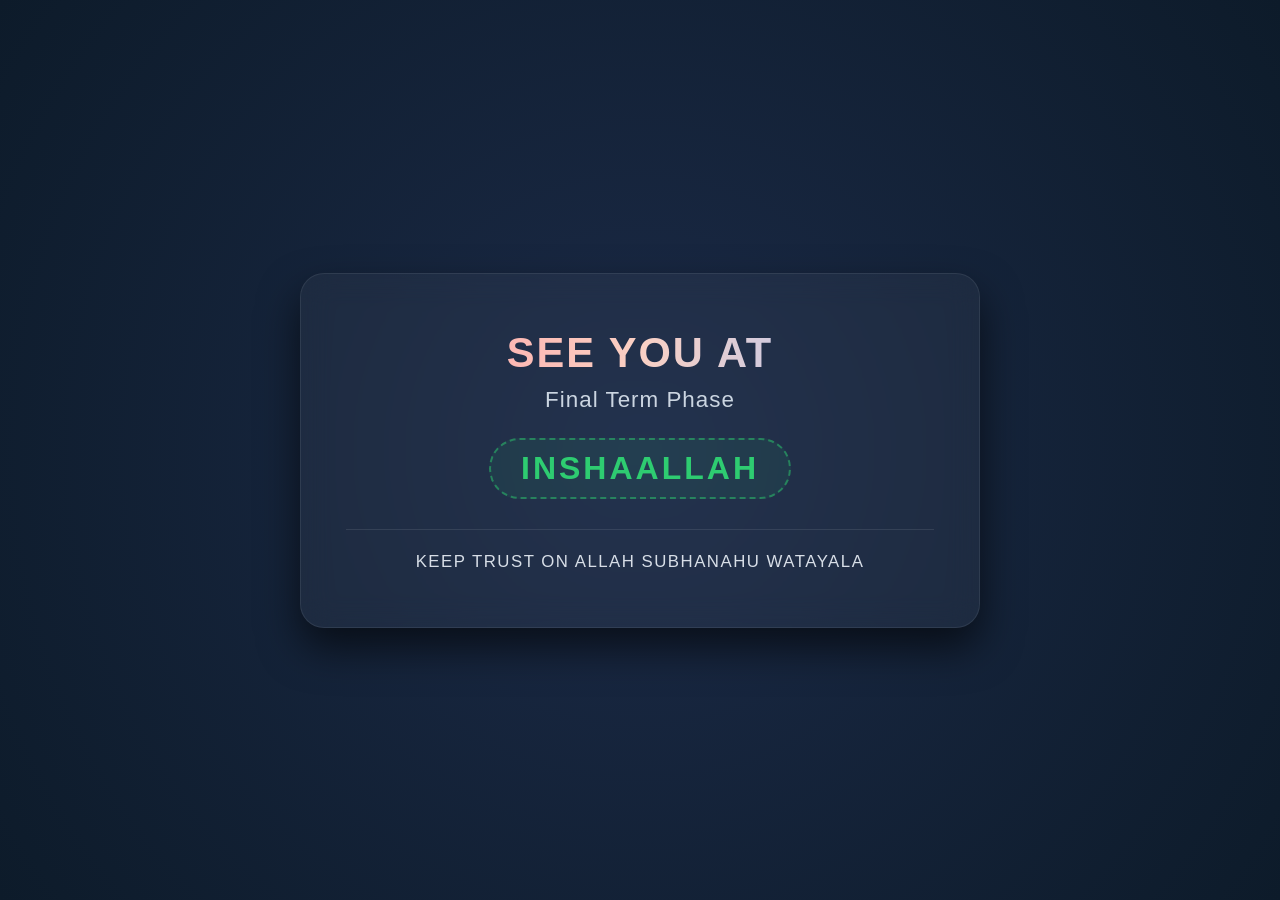
<file: Final/index.html>
<!DOCTYPE html>
<html lang="en">
<head>
    <meta charset="UTF-8">
    <meta name="viewport" content="width=device-width, initial-scale=1.0">
    <title>Final Term Phase</title>
    <style>
        * {
            margin: 0;
            padding: 0;
            box-sizing: border-box;
        }

        body {
            height: 100vh;
            display: flex;
            justify-content: center;
            align-items: center;
            background: radial-gradient(circle at center, #1b2a47 0%, #0d1b2a 100%);
            font-family: 'Segoe UI', Tahoma, Geneva, Verdana, sans-serif;
            overflow: hidden;
            color: #ffffff;
        }

        .card {
            text-align: center;
            padding: 55px 45px;
            background: rgba(255, 255, 255, 0.04);
            backdrop-filter: blur(15px);
            border: 1px solid rgba(255, 255, 255, 0.08);
            border-radius: 24px;
            box-shadow: 0 20px 40px rgba(0, 0, 0, 0.6);
            animation: float 4s ease-in-out infinite;
            max-width: 680px;
            width: 90%;
        }

        h1 {
            font-size: 2.6rem;
            font-weight: 700;
            letter-spacing: 2px;
            margin-bottom: 10px;
            text-transform: uppercase;
            background: linear-gradient(90deg, #ff9a9e, #fad0c4, #a1c4fd);
            -webkit-background-clip: text;
            -webkit-text-fill-color: transparent;
        }

        .phase-text {
            font-size: 1.4rem;
            color: #cbd5e1;
            margin-bottom: 25px;
            font-weight: 350;
            letter-spacing: 1px;
        }

        .inshallah {
            display: inline-block;
            font-size: 2rem;
            font-weight: bold;
            color: #2ecc71;
            letter-spacing: 3px;
            padding: 10px 30px;
            border: 2px dashed rgba(46, 204, 113, 0.5);
            border-radius: 50px;
            background: rgba(46, 204, 113, 0.08);
            animation: pulse 2s infinite;
            margin-bottom: 30px;
        }

        .trust-text {
            font-size: 1.05rem;
            color: #e2e8f0;
            letter-spacing: 1.5px;
            text-transform: uppercase;
            font-weight: 500;
            border-top: 1px solid rgba(255, 255, 255, 0.1);
            padding-top: 22px;
            opacity: 0.95;
        }

        @keyframes float {
            0%, 100% {
                transform: translateY(0);
            }
            50% {
                transform: translateY(-8px);
            }
        }

        @keyframes pulse {
            0% {
                transform: scale(1);
                box-shadow: 0 0 0 0 rgba(46, 204, 113, 0.3);
            }
            70% {
                transform: scale(1.04);
                box-shadow: 0 0 0 12px rgba(46, 204, 113, 0);
            }
            100% {
                transform: scale(1);
                box-shadow: 0 0 0 0 rgba(46, 204, 113, 0);
            }
        }
    </style>
</head>
<body>

    <div class="card">
        <h1>See You At</h1>
        <div class="phase-text">Final Term Phase</div>
        <div class="inshallah">INSHAALLAH</div>
        <div class="trust-text">Keep Trust On Allah Subhanahu Watayala</div>
    </div>

</body>
</html>
</file>
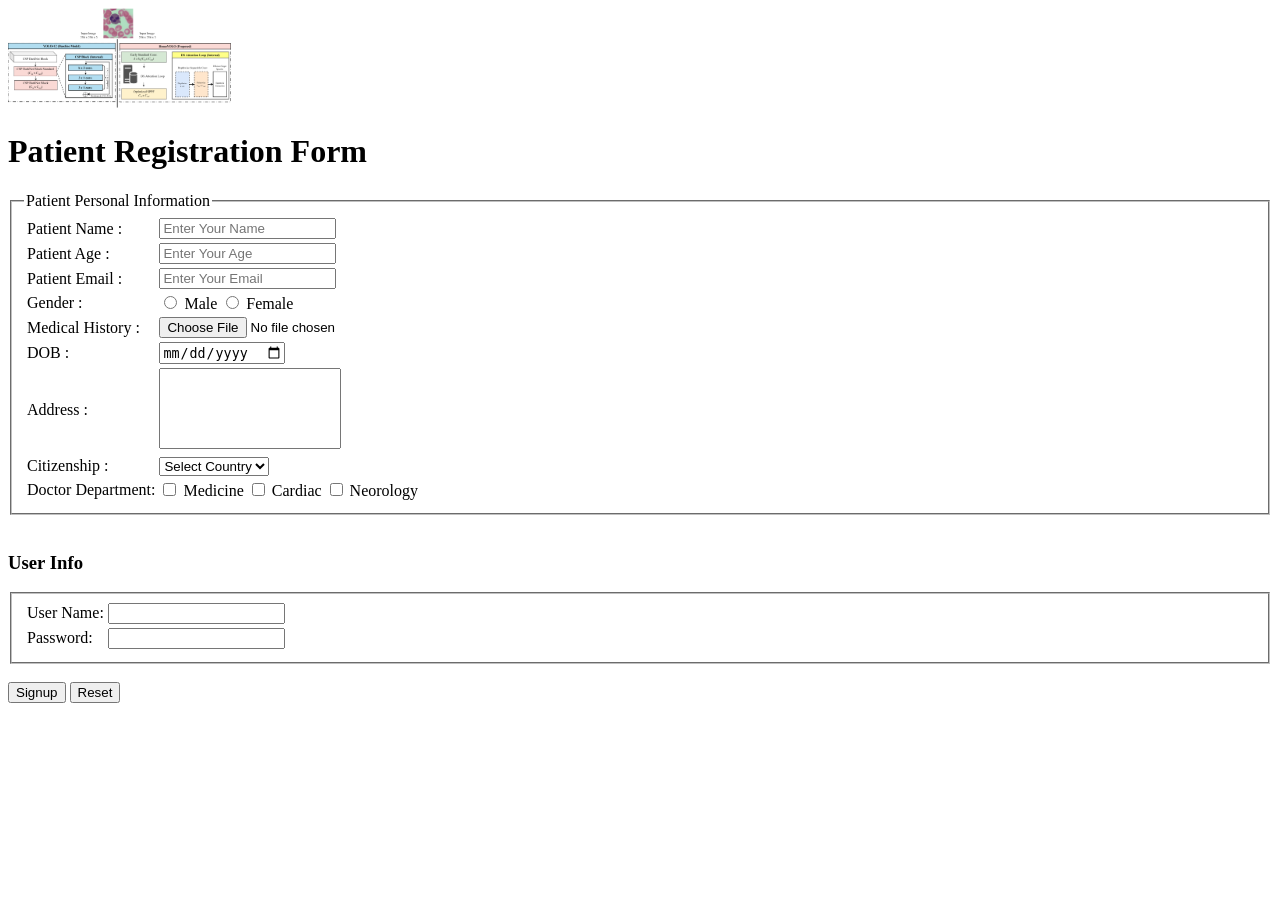
<file: MID/FACULTY/Theory1(HTML)/Registration.html>
<!DOCTYPE html>
<html lang="en-US">
    <head>
        <meta charset="UTF-8">
        <title> Patient Registration Form </title>
    </head>
    <body>
        <img src="Yolo21.png" height="100px" > 
        <h1> Patient Registration Form </h1>
        <form>
            <fieldset>
                <legend> Patient Personal Information </legend>
               <table>
                <tr>
                    <td> <label for="PatientName"> Patient Name :  </label> </td>
                    <td> <input type="text" name="PatientName" id="PatientName" for="PatientName" placeholder="Enter Your Name" required> </td>
                </tr>
                <tr>
                    <td>  <label for="PatientAge"> Patient Age : </label> </td>
                    <td> <input type="number" name="PatientAge" id="PatientAge" for="PatientAge" placeholder="Enter Your Age "> </td>
                </tr>

                <tr>
                    <td>  <label for="PatientEmail"> Patient Email : </label> </td>
                    <td> <input type="email" name="PatientEmail" id="PatientEmail" for="PatientEmail" placeholder="Enter Your Email "> </td>
                </tr>

                <tr>
                    <td> <label for="PatientGender"> Gender : </label>
                        <td> 
                        <input type="radio" name="gender" id="Male" for="Gender"> Male
                        <input type="radio" name="gender" id="Female" for="Gender"> Female </td>
                </tr>

                <tr> 
                    <td> <label for="PatientDoc"> Medical History : </label></td>
                    <td> <input type ="file" name ="file" id="medicaldoc" for="medicaldoc"> </td>
                </tr>

                <tr> 
                    <td> <label for="DOB"> DOB : </label></td>
                    <td> <input type ="date" name ="DOB" id="DOB" for="DOB"> </td>
                </tr>

                <tr> 
                    <td> <label for="Address"> Address : </label></td>
                    <td> 
                        <textarea id="Address" for="Address" cols="20" rows="5" style="resize: none;"> </textarea>
                    </td>
                </tr>

                <tr>
                    <td><label for="Citizen"> Citizenship : </label> </td>
                    <td>
                    <select>
                        <option id="blank"> Select Country </option>
                        <option id="BD"> Bangladesh </option>
                        <option id="USA"> USA </option>
                        <option id ="UK"> UK </option>
                        <option id="AUS"> Australia </option>
                        <option id="JP"> Japan </option>
                    </select>
                    </td>

                    <tr>
                        <td> <label for="Dept"> Doctor Department: </label></td>
                        <td> <input type="checkbox" id="DeptMedicine" for="dept" name="dept"> Medicine 
                        <input type="checkbox" id="DeptCardiac" for="dept" name="dept"> Cardiac
                        <input type="checkbox" id="DeptNeoro" for="dept" name="dept"> Neorology
                        </td>
                    </tr>
                </tr>
               </table>
            </fieldset>
 <br>
 <h3> User Info</h3>
<fieldset>
   
    <!-- <legend> User Info </legend> -->
    <table>
        <tr>
            <td> <label for="username"> User Name: </label> </td>
            <td> <input type="text" id="username" for="username"> </td>
        </tr>
        <tr>
            <td> <label for="Password"> Password: </label></td>
            <td> <input type="password" id="password" for="password"></td>

        </tr>
    </table>
</fieldset>
<br>

<input type="submit" id="submit" for="submit" value="Signup">
<input type="reset" id="reset" for="reset">
        </form>
    </body>
</html>
</file>
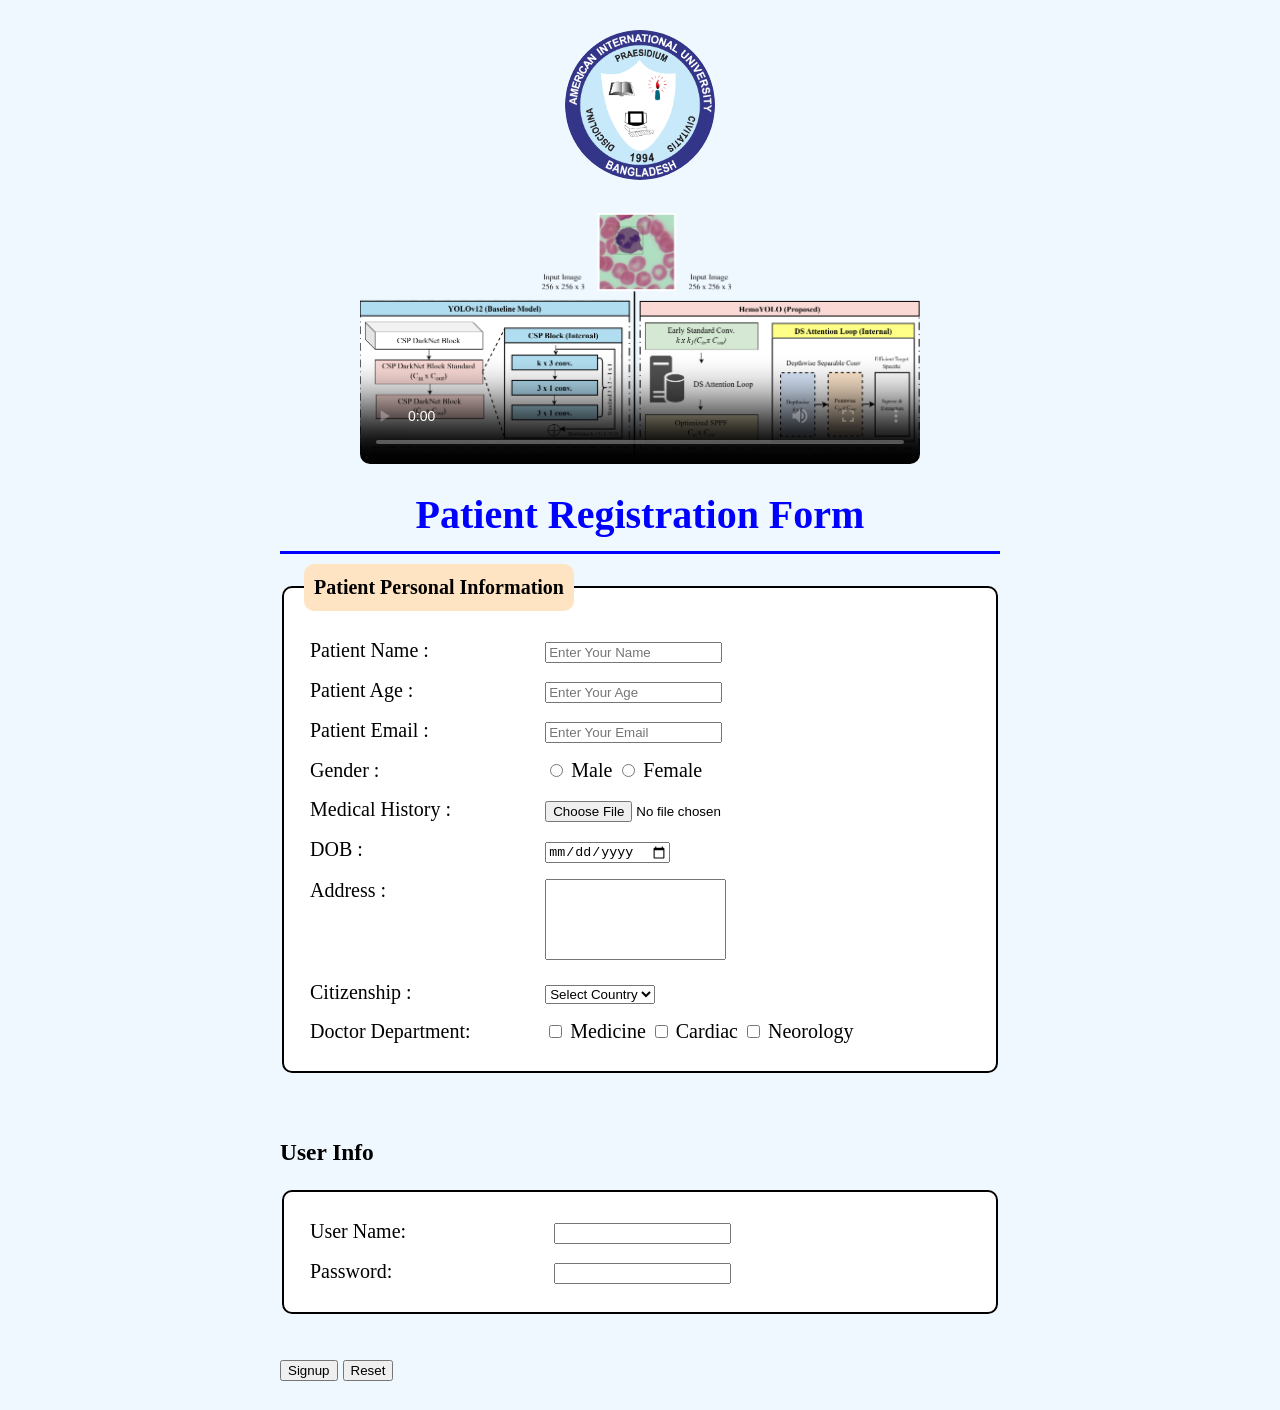
<file: MID/FACULTY/LAB2(HTML,CSS)/Page/Registration.html>
<!DOCTYPE html>
<html lang="en-US">
    <head>
        <meta charset="UTF-8">
        <link rel="stylesheet" href="../Design/Style.css">
        <title> Patient Registration Form </title>
    </head>
    <body>
        <img src="logo.png" id="logo" > 
        <br>
        <video width="400" height="225" controls poster="Yolo21.png">
            <source src="AIUB Virtual Tour _ 2021.mp4" type="mp4">
            <source src="AIUB Virtual Tour _ 2021.mp4" type="video/webm">
        </video>


        <h1> Patient Registration Form </h1>
        <form>
            <fieldset>
                <legend> Patient Personal Information </legend>
               <table>
                <tr>
                    <td> <label for="PatientName"> Patient Name :  </label> </td>
                    <td> <input type="text" name="PatientName" id="PatientName" for="PatientName" placeholder="Enter Your Name" required> </td>
                </tr>
                <tr>
                    <td>  <label for="PatientAge"> Patient Age : </label> </td>
                    <td> <input type="number" name="PatientAge" id="PatientAge" for="PatientAge" placeholder="Enter Your Age "> </td>
                </tr>

                <tr>
                    <td>  <label for="PatientEmail"> Patient Email : </label> </td>
                    <td> <input type="email" name="PatientEmail" id="PatientEmail" for="PatientEmail" placeholder="Enter Your Email "> </td>
                </tr>

                <tr>
                    <td> <label for="PatientGender"> Gender : </label>
                        <td> 
                        <input type="radio" name="gender" id="Male" for="Gender"> Male
                        <input type="radio" name="gender" id="Female" for="Gender"> Female </td>
                </tr>

                <tr> 
                    <td> <label for="PatientDoc"> Medical History : </label></td>
                    <td> <input type ="file" name ="file" id="medicaldoc" for="medicaldoc"> </td>
                </tr>

                <tr> 
                    <td> <label for="DOB"> DOB : </label></td>
                    <td> <input type ="date" name ="DOB" id="DOB" for="DOB"> </td>
                </tr>

                <tr> 
                    <td> <label for="Address"> Address : </label></td>
                    <td> 
                        <textarea id="Address" for="Address" cols="20" rows="5" style="resize: none;"> </textarea>
                    </td>
                </tr>

                <tr>
                    <td><label for="Citizen"> Citizenship : </label> </td>
                    <td>
                    <select>
                        <option id="blank"> Select Country </option>
                        <option id="BD"> Bangladesh </option>
                        <option id="USA"> USA </option>
                        <option id ="UK"> UK </option>
                        <option id="AUS"> Australia </option>
                        <option id="JP"> Japan </option>
                    </select>
                    </td>

                    <tr>
                        <td> <label for="Dept"> Doctor Department: </label></td>
                        <td> <input type="checkbox" id="DeptMedicine" for="dept" name="dept"> Medicine 
                        <input type="checkbox" id="DeptCardiac" for="dept" name="dept"> Cardiac
                        <input type="checkbox" id="DeptNeoro" for="dept" name="dept"> Neorology
                        </td>
                    </tr>
                </tr>
               </table>
            </fieldset>
 <br>
 <h3> User Info</h3>
<fieldset>
   
    <!-- <legend> User Info </legend> -->
    <table>
        <tr>
            <td> <label for="username"> User Name: </label> </td>
            <td> <input type="text" id="username" for="username"> </td>
        </tr>
        <tr>
            <td> <label for="Password"> Password: </label></td>
            <td> <input type="password" id="password" for="password"></td>

        </tr>
    </table>
</fieldset>
<br>

<input type="submit" id="submit" for="submit" value="Signup">
<input type="reset" id="reset" for="reset">
        </form>
    </body>
</html>
</file>
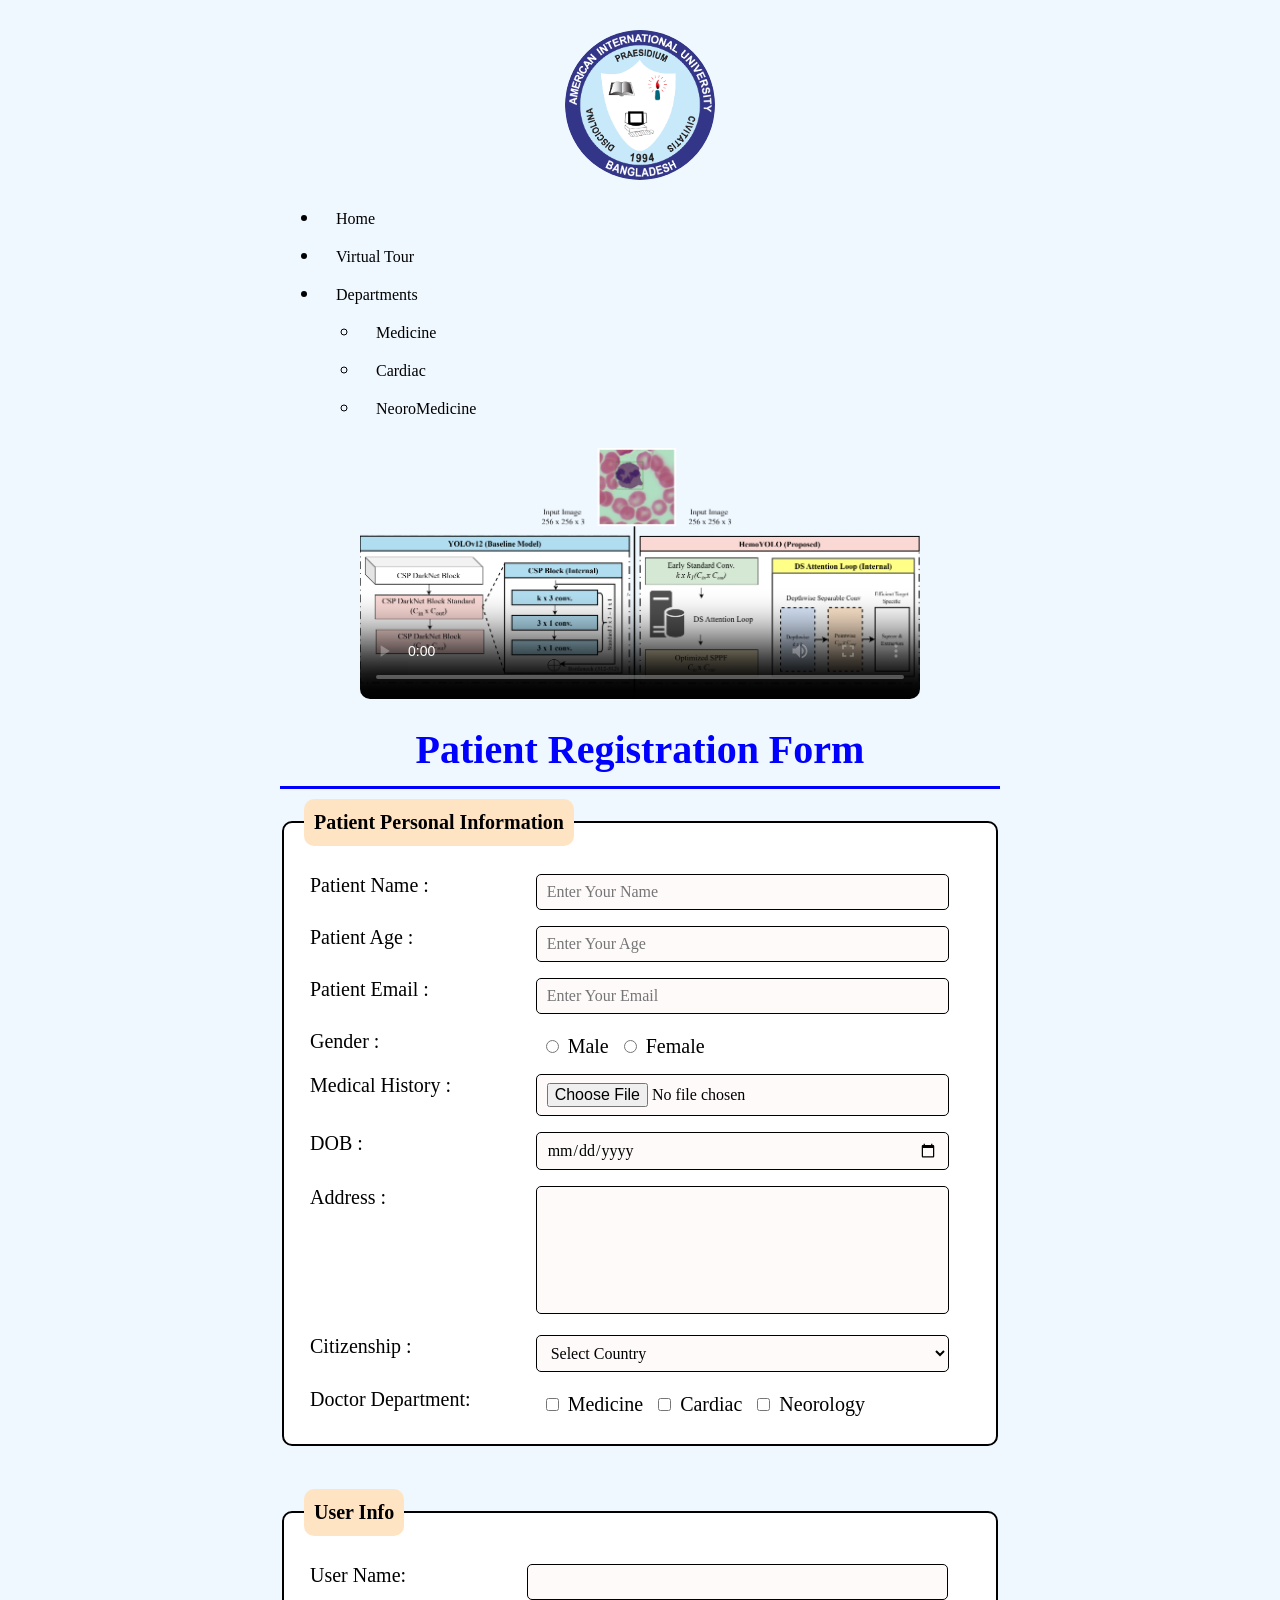
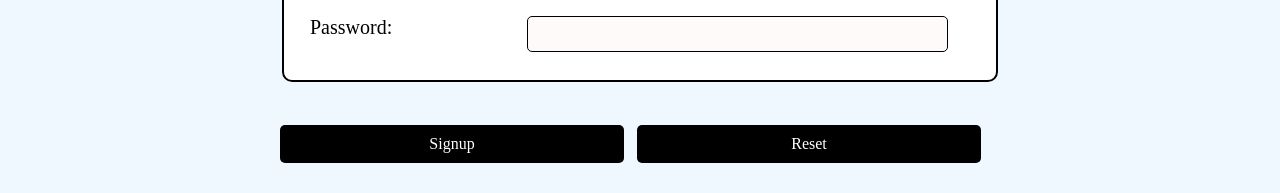
<file: MID/FACULTY/Lab3(HTML,CSS)/Page/Registration.html>
<!DOCTYPE html>
<html lang="en-US">
    <head>
        <meta charset="UTF-8">
        <meta name="viewport" content="width=device-width, inital-scale= 1.0">
        <link rel="stylesheet" href="../Design/Style.css">
        <title> Patient Registration Form </title>
    </head>
    <body id="top">
        <nav class="navbar">
        <img src="logo.png" id="logo" > 
        <ul class="menu">
            <li> <a href="https://www.aiub.edu"> Home </a> </li>
            <li> <a href="#tour"> Virtual Tour </a> </li>
            <li class="dropdown">
               
                    <a href="#Department"> Departments</a>
                    <ul class="submenu">
                        <li> <a href="#Medicine"> Medicine  </a> </li>
                        <li> <a href="#Cardiac"> Cardiac  </a> </li>
                        <li> <a href="#NeoroMedicine"> NeoroMedicine  </a> </li>
                    </ul>                
            </li>
        </ul>
        

        <video width="400" height="225" controls poster="Yolo21.png">
            <source src="AIUB Virtual Tour _ 2021.mp4" type="mp4">
            <source src="AIUB Virtual Tour _ 2021.mp4" type="video/webm">
        </video>

        </nav>

        <h1> Patient Registration Form </h1>
        
        <form>
            <fieldset>
                <legend> Patient Personal Information </legend>
               <table>
                <tr>
                    <td> <label for="PatientName"> Patient Name :  </label> </td>
                    <td> <input type="text" name="PatientName" id="PatientName" for="PatientName" placeholder="Enter Your Name" required> </td>
                </tr>
                <tr>
                    <td>  <label for="PatientAge"> Patient Age : </label> </td>
                    <td> <input type="number" name="PatientAge" id="PatientAge" for="PatientAge" placeholder="Enter Your Age "> </td>
                </tr>

                <tr>
                    <td>  <label for="PatientEmail"> Patient Email : </label> </td>
                    <td> <input type="email" name="PatientEmail" id="PatientEmail" for="PatientEmail" placeholder="Enter Your Email "> </td>
                </tr>

                <tr>
                    <td> <label for="PatientGender"> Gender : </label>
                        <td> 
                        <input type="radio" name="gender" id="Male" for="Gender"> Male
                        <input type="radio" name="gender" id="Female" for="Gender"> Female </td>
                </tr>

                <tr> 
                    <td> <label for="PatientDoc"> Medical History : </label></td>
                    <td> <input type ="file" name ="file" id="medicaldoc" for="medicaldoc"> </td>
                </tr>

                <tr> 
                    <td> <label for="DOB"> DOB : </label></td>
                    <td> <input type ="date" name ="DOB" id="DOB" for="DOB"> </td>
                </tr>

                <tr> 
                    <td> <label for="Address"> Address : </label></td>
                    <td> 
                        <textarea id="Address" for="Address"  style="resize: none;"> </textarea>
                    </td>
                </tr>

                <tr>
                    <td><label for="Citizen"> Citizenship : </label> </td>
                    <td>
                    <select>
                        <option id="blank"> Select Country </option>
                        <option id="BD"> Bangladesh </option>
                        <option id="USA"> USA </option>
                        <option id ="UK"> UK </option>
                        <option id="AUS"> Australia </option>
                        <option id="JP"> Japan </option>
                    </select>
                    </td>

                    <tr>
                        <td> <label for="Dept"> Doctor Department: </label></td>
                        <td> <input type="checkbox" id="DeptMedicine" for="dept" name="dept"> Medicine 
                        <input type="checkbox" id="DeptCardiac" for="dept" name="dept"> Cardiac
                        <input type="checkbox" id="DeptNeoro" for="dept" name="dept"> Neorology
                        </td>
                    </tr>
                </tr>
               </table>
            </fieldset>
 <br>

<fieldset>
   
    <legend> User Info </legend>
    <table>
        <tr>
            <td> <label for="username"> User Name: </label> </td>
            <td> <input type="text" id="username" for="username"> </td>
        </tr>
        <tr>
            <td> <label for="Password"> Password: </label></td>
            <td> <input type="password" id="password" for="password"></td>

        </tr>
    </table>
</fieldset>
<br>

<input type="submit" id="submit" for="submit" value="Signup">
<input type="reset" id="reset" for="reset">
        </form>
    </body>
</html>
</file>
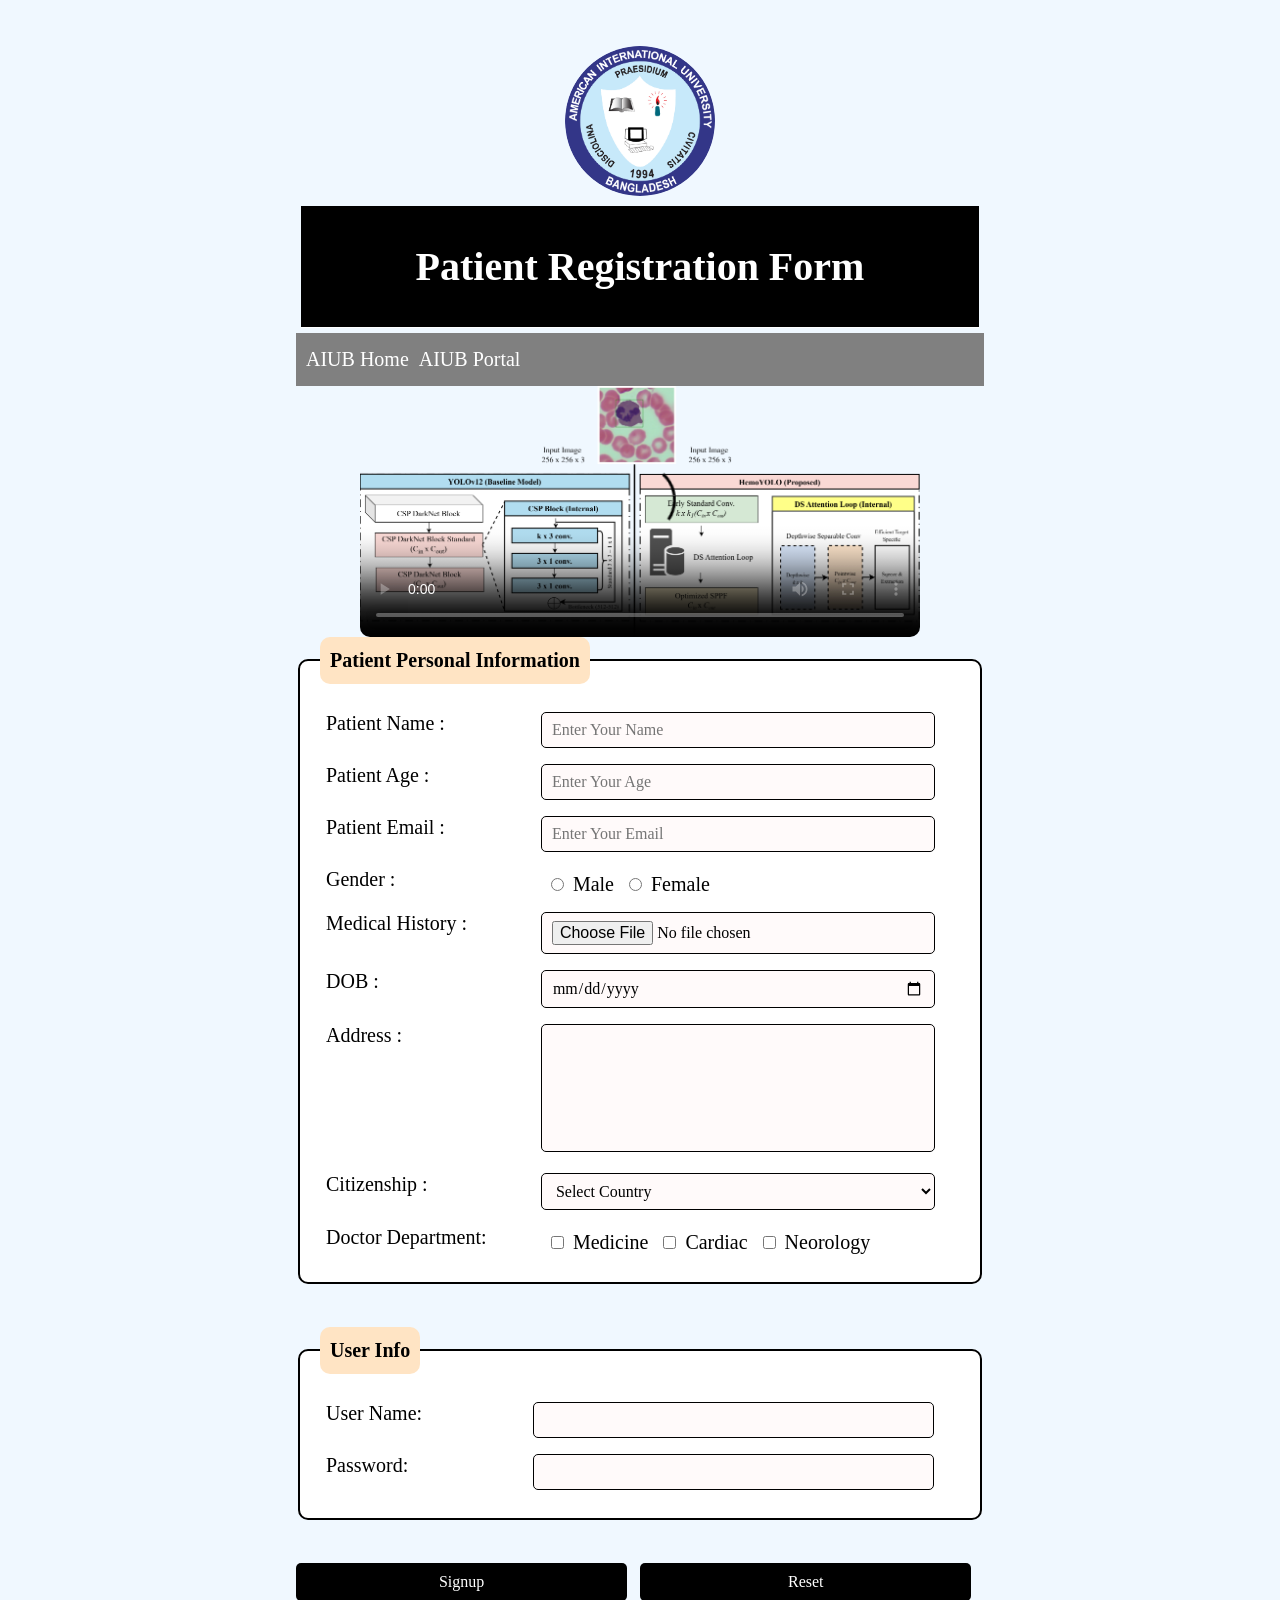
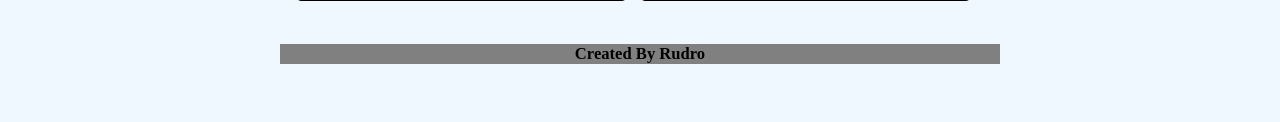
<file: MID/FACULTY/Theory2(HTML,CSS)/Page/Registration.html>
<!DOCTYPE html>
<html lang="en-US">
    <head>
        <meta charset="UTF-8">
        <meta name="viewport" content="width=device-width, inital-scale= 1.0">
        <link rel="stylesheet" href="../Design/Style.css">
        <script src="../JS/script.js"> </script>
        <title> Patient Registration Form </title>
    </head>
     <div class="container"> 
    <body>
       
        <img src="logo.png" id="logo" > 
     
         <div class="header"> 
        <h1> Patient Registration Form </h1>
       </div>

       <div class="topnav">
        <a href="https://aiub.edu/"> AIUB Home </a>
        <a href="https://portal.aiub.edu/"> AIUB Portal </a>
       </div>


        <video width="400" height="225" controls poster="Yolo21.png">
            <source src="AIUB Virtual Tour _ 2021.mp4" type="mp4">
            <source src="AIUB Virtual Tour _ 2021.mp4" type="video/webm">
        </video>

      

        
       

        
        <form>
            <fieldset>
                <legend> Patient Personal Information </legend>
               <table>
                <tr>
                    <td> <label for="PatientName"> Patient Name :  </label> </td>
                    <td> <input type="text" name="PatientName" id="PatientName" for="PatientName" placeholder="Enter Your Name" required> </td>
                </tr>
                <tr>
                    <td>  <label for="PatientAge"> Patient Age : </label> </td>
                    <td> <input type="number" name="PatientAge" id="PatientAge" for="PatientAge" placeholder="Enter Your Age "> </td>
                </tr>

                <tr>
                    <td>  <label for="PatientEmail"> Patient Email : </label> </td>
                    <td> <input type="email" name="PatientEmail" id="PatientEmail" for="PatientEmail" placeholder="Enter Your Email "> </td>
                </tr>

                <tr>
                    <td> <label for="PatientGender"> Gender : </label>
                        <td> 
                        <input type="radio" name="gender" id="Male" for="Gender"> Male
                        <input type="radio" name="gender" id="Female" for="Gender"> Female </td>
                </tr>

                <tr> 
                    <td> <label for="PatientDoc"> Medical History : </label></td>
                    <td> <input type ="file" name ="file" id="medicaldoc" for="medicaldoc"> </td>
                </tr>

                <tr> 
                    <td> <label for="DOB"> DOB : </label></td>
                    <td> <input type ="date" name ="DOB" id="DOB" for="DOB"> </td>
                </tr>

                <tr> 
                    <td> <label for="Address"> Address : </label></td>
                    <td> 
                        <textarea id="Address" for="Address"  style="resize: none;"> </textarea>
                    </td>
                </tr>

                <tr>
                    <td><label for="Citizen"> Citizenship : </label> </td>
                    <td>
                    <select>
                        <option id="blank"> Select Country </option>
                        <option id="BD"> Bangladesh </option>
                        <option id="USA"> USA </option>
                        <option id ="UK"> UK </option>
                        <option id="AUS"> Australia </option>
                        <option id="JP"> Japan </option>
                    </select>
                    </td>

                    <tr>
                        <td> <label for="Dept"> Doctor Department: </label></td>
                        <td> <input type="checkbox" id="DeptMedicine" for="dept" name="dept"> Medicine 
                        <input type="checkbox" id="DeptCardiac" for="dept" name="dept"> Cardiac
                        <input type="checkbox" id="DeptNeoro" for="dept" name="dept"> Neorology
                        </td>
                    </tr>
                </tr>
               </table>
            </fieldset>
 <br>

<fieldset>
   
    <legend> User Info </legend>
    <table>
        <tr>
            <td> <label for="username"> User Name: </label> </td>
            <td> <input type="text" id="username" for="username"> </td>
        </tr>
        <tr>
            <td> <label for="Password"> Password: </label></td>
            <td> <input type="password" id="password" for="password"></td>

        </tr>
    </table>
</fieldset>
<br>

<input type="submit" id="submit" for="submit" value="Signup">
<input type="reset" id="reset" for="reset">
        </form>
</div>
<div class="footer">
    <h5>Created By Rudro</h5>
</div>


    </body>
</html>
</file>
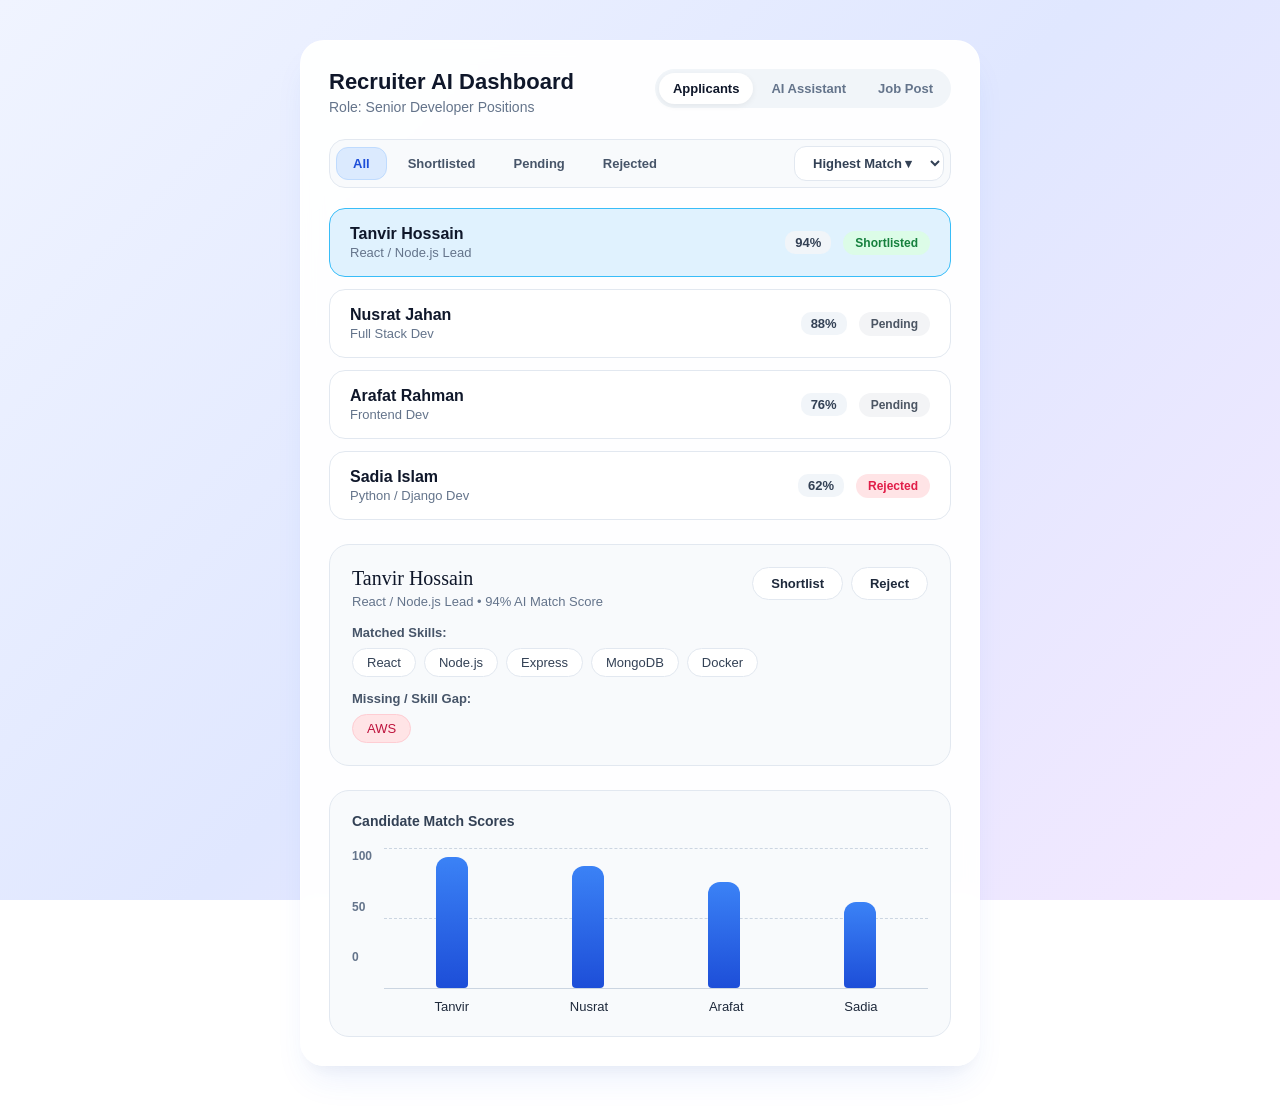
<file: MID/STUDENT/For Project/Page/RecruiterDashboard.html>
<!DOCTYPE html>
<html lang="en-US">
<head>
    <meta charset="UTF-8">
    <meta name="viewport" content="width=device-width, initial-scale=1.0">
    <title>Recruiter AI Dashboard</title>
    <link rel="stylesheet" href="../Design/Style.css">
    <script src="../JS/script.js" defer></script>
</head>
<body>

<div class="dashboard-card">

    
    <div class="top-header">
        <div class="header-title">
            <h2>Recruiter AI Dashboard</h2>
            <p>Role: Senior Developer Positions</p>
        </div>
        <div class="nav-toggle">
            <button class="tab-btn active" onclick="switchTab('applicants', this)">Applicants</button>
            <button class="tab-btn" onclick="switchTab('ai', this)">AI Assistant</button>
            <button class="tab-btn" onclick="switchTab('jobPost', this)">Job Post</button>
        </div>
    </div>

    
    <div id="tab-applicants" class="tab-content active">

        
        <div class="filter-bar">
            <div class="filter-pills">
                <button class="filter-pill active" onclick="filterCandidates('All', this)">All</button>
                <button class="filter-pill" onclick="filterCandidates('Shortlisted', this)">Shortlisted</button>
                <button class="filter-pill" onclick="filterCandidates('Pending', this)">Pending</button>
                <button class="filter-pill" onclick="filterCandidates('Rejected', this)">Rejected</button>
            </div>

            <select id="sortSelect" class="sort-select" onchange="sortCandidates()">
                <option value="highToLow">Highest Match &#9662;</option>
                <option value="lowToHigh">Lowest Match &#9662;</option>
            </select>
        </div>

        
        <div class="candidate-list" id="candidateList">
            
        </div>

        
        <div class="detail-panel" id="detailPanel">
            
        </div>

        
        <div class="chart-card">
            <div class="chart-title">Candidate Match Scores</div>
            <div class="chart-grid">
                <div class="y-axis">
                    <span>100</span>
                    <span>50</span>
                    <span>0</span>
                </div>
                <div class="chart-body">
                    <div class="chart-bars" id="chartBars">
                        
                    </div>
                    <div class="x-axis" id="xAxis">
                        
                    </div>
                </div>
            </div>
        </div>

    </div>

    
    <div id="tab-ai" class="tab-content">
        <div class="ai-card">
            <h3>AI Job Description Optimizer</h3>
            <p class="subtitle">Generate automated skill criteria or adjust candidate weighting thresholds.</p>

            <form onsubmit="applyAICriteria(event)">
                <div class="form-group">
                    <label for="positionTitle">Position Title</label>
                    <input type="text" id="positionTitle" class="form-input" value="Senior React / Node.js Lead">
                </div>

                <div class="form-group">
                    <label for="requiredSkills">Required Skills (Comma Separated)</label>
                    <textarea id="requiredSkills" class="form-textarea">React, Node.js, Express, MongoDB, Docker, AWS</textarea>
                </div>

                <button type="submit" class="btn-submit">Apply Criteria & Recalculate</button>
            </form>
        </div>
    </div>

    
    <div id="tab-jobPost" class="tab-content">
        <div class="job-post-card">
            <h3>Create & Manage Job Vacancies</h3>
            <p class="subtitle">Post new job openings, specify skill requirements, locations, salary, and active vacancies.</p>

            <form id="jobPostForm" onsubmit="handleJobSubmit(event)" novalidate>
                <div class="form-group">
                    <label for="jobTitleInput">Job Title</label>
                    <input type="text" id="jobTitleInput" class="form-input" placeholder="e.g. Full Stack Engineer">
                    <div id="jobTitleError" class="error-text"></div>
                </div>

                <div class="form-row">
                    <div class="form-group">
                        <label for="jobLocationInput">Location</label>
                        <input type="text" id="jobLocationInput" class="form-input" placeholder="e.g. Remote / Dhaka">
                        <div id="jobLocationError" class="error-text"></div>
                    </div>
                    <div class="form-group">
                        <label for="jobSalaryInput">Salary Range</label>
                        <input type="text" id="jobSalaryInput" class="form-input" placeholder="e.g. $1,000 - $1,500">
                        <div id="jobSalaryError" class="error-text"></div>
                    </div>
                </div>

                <div class="form-row">
                    <div class="form-group">
                        <label for="jobVacancyInput">Vacancy Count</label>
                        <input type="number" id="jobVacancyInput" class="form-input" placeholder="e.g. 2" min="1">
                        <div id="jobVacancyError" class="error-text"></div>
                    </div>
                    <div class="form-group">
                        <label for="jobExperienceInput">Experience Required</label>
                        <input type="text" id="jobExperienceInput" class="form-input" placeholder="e.g. 2 Years or N/A">
                        <div id="jobExperienceError" class="error-text"></div>
                    </div>
                </div>

                <div class="form-row">
                    <div class="form-group">
                        <label for="jobTypeInput">Job Type</label>
                        <select id="jobTypeInput" class="form-select">
                            <option value="">Select Job Type</option>
                            <option value="Internship">Internship</option>
                            <option value="Full-Time Job">Full-Time Job</option>
                            <option value="Part-Time Job">Part-Time Job</option>
                        </select>
                        <div id="jobTypeError" class="error-text"></div>
                    </div>
                    <div class="form-group">
                        <label for="jobDeadlineInput">Deadline (Calendar)</label>
                        <input type="date" id="jobDeadlineInput" class="form-input">
                        <div id="jobDeadlineError" class="error-text"></div>
                    </div>
                </div>

                <div class="form-group">
                    <label for="jobSkillsInput">Required Skills (Comma Separated)</label>
                    <input type="text" id="jobSkillsInput" class="form-input" placeholder="e.g. React, Node.js, Docker">
                    <div id="jobSkillsError" class="error-text"></div>
                </div>

                <div class="form-group">
                    <label for="jobDescInput">Job Description / Info</label>
                    <textarea id="jobDescInput" class="form-textarea" placeholder="Enter job summary and requirements to show customers..."></textarea>
                    <div id="jobDescError" class="error-text"></div>
                </div>

                <button type="submit" id="jobSubmitBtn" class="btn-submit">Post Job Vacancy</button>
            </form>
        </div>

        
        <div class="job-post-card">
            <h3>Active Job Postings</h3>
            <p class="subtitle">Manage, edit, or delete your posted job vacancies.</p>
            <div id="postedJobsList">
                
            </div>
        </div>
    </div>

</div>

</body>
</html>
</file>
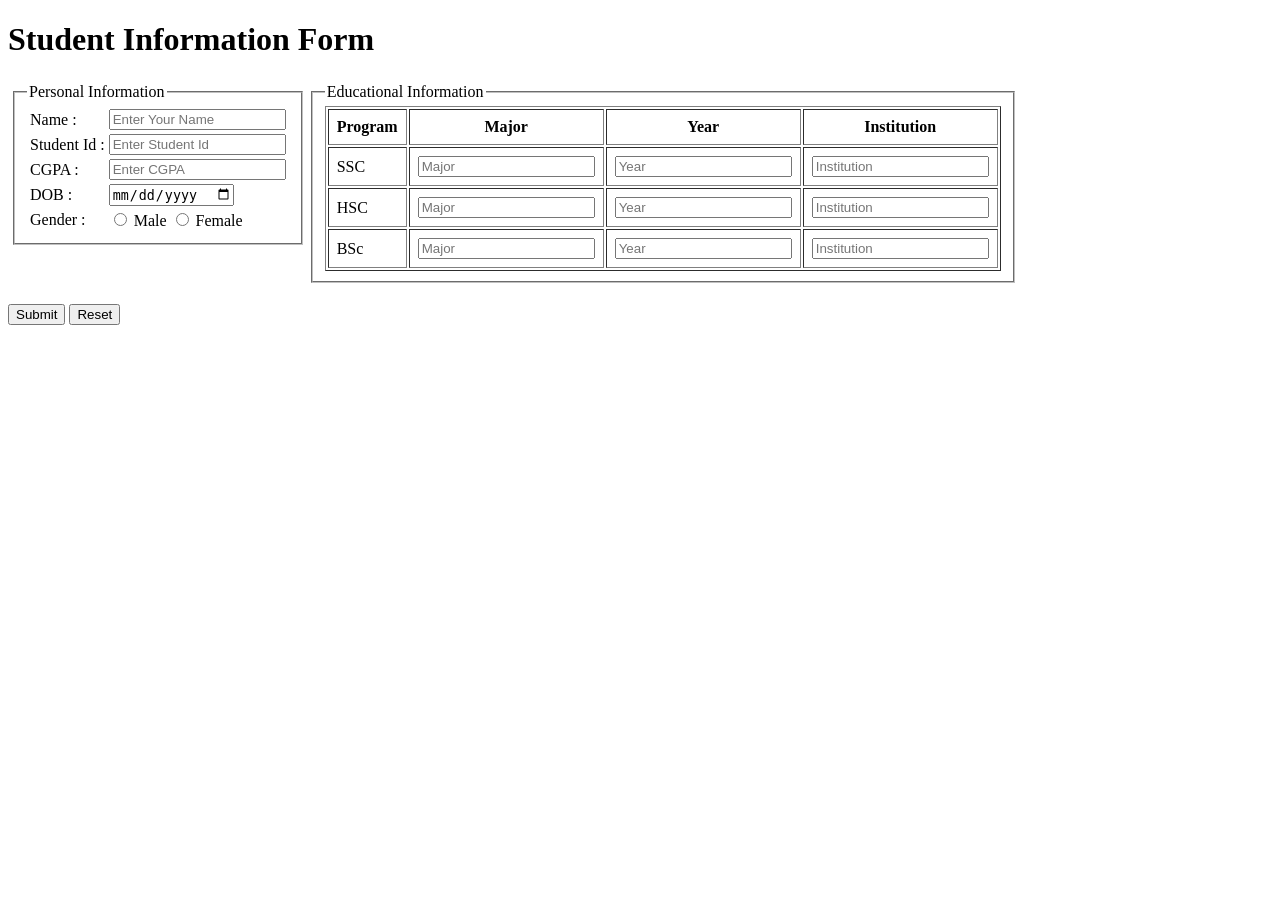
<file: MID/STUDENT/Task-1(Student Profile)/Page/myprofile.html>
<!DOCTYPE html>
<html lang="en-US">
    <head>
        <meta charset="UTF-8">
        <title> Student Information Form </title>
    </head>

    <body>

        <h1> Student Information Form </h1>

        <form>

            <table>
                <tr>

                    <!-- Left Box -->
                    <td valign="top">

                        <fieldset>
                            <legend> Personal Information </legend>

                            <table>

                                <tr>
                                    <td>
                                        <label for="StudentName"> Name : </label>
                                    </td>
                                    <td>
                                        <input type="text"
                                               name="StudentName"
                                               id="StudentName"
                                               placeholder="Enter Your Name"
                                               required>
                                    </td>
                                </tr>

                                <tr>
                                    <td>
                                        <label for="StudentID"> Student Id : </label>
                                    </td>
                                    <td>
                                        <input type="text"
                                               name="StudentID"
                                               id="StudentID"
                                               placeholder="Enter Student Id"
                                               required>
                                    </td>
                                </tr>

                                <tr>
                                    <td>
                                        <label for="CGPA"> CGPA : </label>
                                    </td>
                                    <td>
                                        <input type="number"
                                               name="CGPA"
                                               id="CGPA"
                                               step="0.01"
                                               placeholder="Enter CGPA">
                                    </td>
                                </tr>

                                <tr>
                                    <td>
                                        <label for="DOB"> DOB : </label>
                                    </td>
                                    <td>
                                        <input type="date"
                                               name="DOB"
                                               id="DOB">
                                    </td>
                                </tr>

                                <tr>
                                    <td>
                                        <label> Gender : </label>
                                    </td>
                                    <td>
                                        <input type="radio"
                                               name="gender"
                                               id="Male"
                                               value="Male">
                                        <label for="Male"> Male </label>

                                        <input type="radio"
                                               name="gender"
                                               id="Female"
                                               value="Female">
                                        <label for="Female"> Female </label>
                                    </td>
                                </tr>

                            </table>

                        </fieldset>

                    </td>


                    <!-- Right Box -->
                    <td valign="top">

                        <fieldset>
                            <legend> Educational Information </legend>

                            <table border="1" cellpadding="8">

                                <tr>
                                    <th> Program </th>
                                    <th> Major </th>
                                    <th> Year </th>
                                    <th> Institution </th>
                                </tr>

                                <tr>
                                    <td> SSC </td>
                                    <td>
                                        <input type="text"
                                               name="ssc_major"
                                               placeholder="Major">
                                    </td>
                                    <td>
                                        <input type="text"
                                               name="ssc_year"
                                               placeholder="Year">
                                    </td>
                                    <td>
                                        <input type="text"
                                               name="ssc_institution"
                                               placeholder="Institution">
                                    </td>
                                </tr>

                                <tr>
                                    <td> HSC </td>
                                    <td>
                                        <input type="text"
                                               name="hsc_major"
                                               placeholder="Major">
                                    </td>
                                    <td>
                                        <input type="text"
                                               name="hsc_year"
                                               placeholder="Year">
                                    </td>
                                    <td>
                                        <input type="text"
                                               name="hsc_institution"
                                               placeholder="Institution">
                                    </td>
                                </tr>

                                <tr>
                                    <td> BSc </td>
                                    <td>
                                        <input type="text"
                                               name="bsc_major"
                                               placeholder="Major">
                                    </td>
                                    <td>
                                        <input type="text"
                                               name="bsc_year"
                                               placeholder="Year">
                                    </td>
                                    <td>
                                        <input type="text"
                                               name="bsc_institution"
                                               placeholder="Institution">
                                    </td>
                                </tr>

                            </table>

                        </fieldset>

                    </td>

                </tr>
            </table>

            <br>

            <input type="submit" id="submit" value="Submit">
            <input type="reset" id="reset" value="Reset">

        </form>

    </body>
</html>
</file>
<file: MID/FACULTY/LAB2(HTML,CSS)/Design/Style.css>
*{
    box-sizing: content-box;
}
body{
    font-family: Cambria, Cochin, Georgia, Times, 'Times New Roman', serif;
    font-size: 20px;
    color: black;
    background-color: aliceblue;
    max-width: 720px;
    margin: 0 auto;
    padding: 30px 20px;
}
#logo{
    display: block;
    width: 150px;
    height: 150px;
    margin: 0 auto 10px auto;
    border-radius: 50%;
    object-fit: cover;
}
h1{
    text-align: center;
    color: blue;
    border-bottom: 3px solid;
    padding-bottom: 13px;
    margin-bottom: 10px;
}
video{
    display: block;
    width: 100%;
    max-width: 560px;
    margin: 0 auto;
    height: auto;
    border-radius: 10px;
    background-color: aliceblue;
}
fieldset{
    background-color: #ffffff;
    border: 2px solid black;
    border-radius: 10px;
    padding: 20px;
    margin-bottom: 20px;

}
legend{
    background-color: bisque;
    font-weight: bold;
    border: 10px;
    padding: 12px 10px;
    border-radius: 10px;
}

table{
    width: 100%;
    border-collapse: collapse;
}
td{
    padding: 8px 6px;
    vertical-align: top;
}
</file>
<file: MID/FACULTY/Lab3(HTML,CSS)/Design/Style.css>
*{
    box-sizing: content-box;
}
.menu a{
    display: block;
    padding: 10px 16px;
    color: black;
    text-decoration: none;
    font-size: 16px;
    border-radius: 5px;
}
.menu a:hover,
.menu a.active{
    background-color: skyblue;
    color: black;
}

.dropdown:hover .submenu,
.dropdown:focus-width .submenu{
    display: block;
}




body{
    font-family: Cambria, Cochin, Georgia, Times, 'Times New Roman', serif;
    font-size: 20px;
    color: black;
    background-color: aliceblue;
    max-width: 720px;
    margin: 0 auto;
    padding: 30px 20px;
}
#logo{
    display: block;
    width: 150px;
    height: 150px;
    margin: 0 auto 10px auto;
    border-radius: 50%;
    object-fit: cover;
}
h1{
    text-align: center;
    color: blue;
    border-bottom: 3px solid;
    padding-bottom: 13px;
    margin-bottom: 10px;
}
video{
    display: block;
    width: 100%;
    max-width: 560px;
    margin: 0 auto;
    height: auto;
    border-radius: 10px;
    background-color: aliceblue;
}
fieldset{
    background-color: #ffffff;
    border: 2px solid black;
    border-radius: 10px;
    padding: 20px;
    margin-bottom: 20px;

}
legend{
    background-color: bisque;
    font-weight: bold;
    border: 10px;
    padding: 12px 10px;
    border-radius: 10px;
}

table{
    width: 100%;
    border-collapse: collapse;
}
td{
    padding: 8px 6px;
    vertical-align: top;
}
input[type="text"],
input[type="number"],
input[type="email"],
input[type="password"],
input[type="date"],
input[type="file"],
select,
textarea{
    width: 90%;
    padding: 8px 10px;
    font-family: Cambria, Cochin, Georgia, Times, 'Times New Roman', serif;
    font-size: 16px;
    border: 1px solid;
    border-radius: 5px;
    background-color: snow;
}
textarea{
    height: 110px;
}
input[type="radio"],
input[type="checkbox"]{

    margin: 10px 4px 0 10px;
    accent-color: black;
}
input[type="submit"],
input[type="reset"]{
    padding: 10px 28px;
    font-size: 16px;
    font-family: Cambria, Cochin, Georgia, Times, 'Times New Roman', serif;
    border:none;
    border-radius: 5px;
    cursor: pointer;
    margin-right: 8px;
    margin-bottom: auto;
    ;
}
#submit{
    color: white;
    background-color: black;
    width: 40%;
}
#submit:hover{
    background-color: skyblue;
}
#reset{
    color: white;
    background-color: black;
    width: 40%;
}
#reset:hover{
    background-color: skyblue;
}
</file>
<file: MID/FACULTY/Theory2(HTML,CSS)/Design/Style.css>
*{
    box-sizing: content-box;
}

.header{
    text-align: center;
    color: white;
    border-bottom: 1px solid;
    padding: 10px 6px;
    margin: 5px;
    background-color: black;
}



body{
    font-family: Cambria, Cochin, Georgia, Times, 'Times New Roman', serif;
    font-size: 20px;
    color: black;
    background-color: aliceblue;
    max-width: 720px;
    margin: 0 auto;
    padding: 30px 20px;
}
#logo{
    display: block;
    width: 150px;
    height: 150px;
    margin: 0 auto 10px auto;
    border-radius: 50%;
    object-fit: cover;
}

.topnav{
    overflow: hidden;
    background-color: gray;
    padding: 10px 5px;
}

.topnav a {
    float: left;
    display: block;
    color: white;
    text-align: center;
    margin: 5px;
    text-decoration: none;
}

.footer{
    background-color: gray;
    text-align: center;
    padding-top: 2px 3px 0 5px;
}

.container{
    max-width: 1020px;
    margin: 0 auto;
    padding: 16px;
}

video{
    display: block;
    width: 100%;
    max-width: 560px;
    margin: 0 auto;
    height: auto;
    border-radius: 10px;
    background-color: aliceblue;
}
fieldset{
    background-color: #ffffff;
    border: 2px solid black;
    border-radius: 10px;
    padding: 20px;
    margin-bottom: 20px;

}
legend{
    background-color: bisque;
    font-weight: bold;
    border: 10px;
    padding: 12px 10px;
    border-radius: 10px;
}

table{
    width: 100%;
    border-collapse: collapse;
}
td{
    padding: 8px 6px;
    vertical-align: top;
}
input[type="text"],
input[type="number"],
input[type="email"],
input[type="password"],
input[type="date"],
input[type="file"],
select,
textarea{
    width: 90%;
    padding: 8px 10px;
    font-family: Cambria, Cochin, Georgia, Times, 'Times New Roman', serif;
    font-size: 16px;
    border: 1px solid;
    border-radius: 5px;
    background-color: snow;
}
textarea{
    height: 110px;
}
input[type="radio"],
input[type="checkbox"]{

    margin: 10px 4px 0 10px;
    accent-color: black;
}
input[type="submit"],
input[type="reset"]{
    padding: 10px 28px;
    font-size: 16px;
    font-family: Cambria, Cochin, Georgia, Times, 'Times New Roman', serif;
    border:none;
    border-radius: 5px;
    cursor: pointer;
    margin-right: 8px;
    margin-bottom: auto;
    ;
}
#submit{
    color: white;
    background-color: black;
    width: 40%;
}
#submit:hover{
    background-color: skyblue;
}
#reset{
    color: white;
    background-color: black;
    width: 40%;
}
#reset:hover{
    background-color: skyblue;
}
</file>
<file: MID/STUDENT/For Project/Design/Style.css>
* {
    box-sizing: border-box;
    margin: 0;
    padding: 0;
}

body {
    font-family: -apple-system, BlinkMacSystemFont, "Segoe UI", Roboto, Helvetica, Arial, sans-serif;
    
    background: linear-gradient(135deg, #f0f4ff 0%, #e0e7ff 50%, #f3e8ff 100%);
    background-attachment: fixed;
    color: #1e293b;
    padding: 40px 15px;
    display: flex;
    justify-content: center;
    min-height: 100vh;
}

.dashboard-card {
    background-color: rgba(255, 255, 255, 0.95);
    backdrop-filter: blur(10px);
    width: 100%;
    max-width: 680px;
    border-radius: 24px;
    padding: 28px;
    box-shadow: 0 20px 35px -10px rgba(37, 99, 235, 0.1), 0 10px 15px -5px rgba(0, 0, 0, 0.04);
    border: 1px solid rgba(255, 255, 255, 0.8);
}


.top-header {
    display: flex;
    justify-content: space-between;
    align-items: flex-start;
    margin-bottom: 24px;
}

.header-title h2 {
    font-size: 22px;
    font-weight: 700;
    color: #0f172a;
}

.header-title p {
    font-size: 14px;
    color: #64748b;
    margin-top: 4px;
}

.nav-toggle {
    background-color: #f1f5f9;
    padding: 4px;
    border-radius: 24px;
    display: flex;
    gap: 4px;
}

.nav-toggle button {
    border: none;
    background: transparent;
    padding: 8px 14px;
    font-size: 13px;
    font-weight: 600;
    border-radius: 20px;
    cursor: pointer;
    color: #64748b;
    transition: all 0.2s ease;
}

.nav-toggle button.active {
    background-color: #ffffff;
    color: #0f172a;
    box-shadow: 0 2px 6px rgba(0,0,0,0.06);
}


.tab-content {
    display: none;
}

.tab-content.active {
    display: block;
}


.filter-bar {
    background-color: #f8fafc;
    border: 1px solid #e2e8f0;
    padding: 6px;
    border-radius: 16px;
    display: flex;
    justify-content: space-between;
    align-items: center;
    margin-bottom: 20px;
}

.filter-pills {
    display: flex;
    gap: 4px;
}

.filter-pill {
    border: 1px solid transparent;
    background: transparent;
    padding: 8px 16px;
    font-size: 13px;
    font-weight: 600;
    border-radius: 12px;
    cursor: pointer;
    color: #475569;
}

.filter-pill.active {
    background-color: #dbeafe;
    color: #1d4ed8;
    border-color: #bfdbfe;
}

.sort-select {
    background-color: #ffffff;
    border: 1px solid #e2e8f0;
    padding: 8px 14px;
    border-radius: 12px;
    font-size: 13px;
    font-weight: 600;
    color: #334155;
    outline: none;
    cursor: pointer;
}


.candidate-list {
    display: flex;
    flex-direction: column;
    gap: 12px;
    margin-bottom: 24px;
}

.candidate-card {
    background-color: #ffffff;
    border: 1px solid #e2e8f0;
    border-radius: 16px;
    padding: 16px 20px;
    display: flex;
    justify-content: space-between;
    align-items: center;
    cursor: pointer;
    transition: all 0.2s ease;
}

.candidate-card:hover {
    border-color: #cbd5e1;
    transform: translateY(-1px);
}

.candidate-card.selected {
    background-color: #e0f2fe;
    border-color: #38bdf8;
}

.cand-name {
    font-size: 16px;
    font-weight: 700;
    color: #0f172a;
}

.cand-role {
    font-size: 13px;
    color: #64748b;
    margin-top: 2px;
}

.cand-meta {
    display: flex;
    align-items: center;
    gap: 12px;
}

.score-badge {
    font-size: 13px;
    font-weight: 700;
    background-color: #f1f5f9;
    color: #334155;
    padding: 4px 10px;
    border-radius: 10px;
}

.status-badge {
    font-size: 12px;
    font-weight: 600;
    padding: 5px 12px;
    border-radius: 14px;
}

.status-shortlisted { background-color: #dcfce7; color: #15803d; }
.status-pending { background-color: #f3f4f6; color: #4b5563; }
.status-rejected { background-color: #ffe4e6; color: #e11d48; }


.detail-panel {
    background-color: #f8fafc;
    border: 1px solid #e2e8f0;
    border-radius: 20px;
    padding: 22px;
    margin-bottom: 24px;
}

.detail-header {
    display: flex;
    justify-content: space-between;
    align-items: flex-start;
    margin-bottom: 16px;
}

.detail-header h3 {
    font-family: Georgia, serif;
    font-size: 20px;
    font-weight: 500;
    color: #0f172a;
}

.detail-header p {
    font-size: 13px;
    color: #64748b;
    margin-top: 4px;
}

.action-btns {
    display: flex;
    gap: 8px;
}

.btn-action {
    border: 1px solid #e2e8f0;
    background-color: #ffffff;
    padding: 8px 18px;
    border-radius: 20px;
    font-size: 13px;
    font-weight: 600;
    cursor: pointer;
    color: #1e293b;
    transition: all 0.2s;
}

.btn-action:hover {
    background-color: #f1f5f9;
}

.skill-section-title {
    font-size: 13px;
    font-weight: 700;
    color: #475569;
    margin: 14px 0 8px 0;
}

.tags-container {
    display: flex;
    flex-wrap: wrap;
    gap: 8px;
}

.tag {
    font-size: 13px;
    font-weight: 500;
    padding: 6px 14px;
    border-radius: 16px;
    background-color: #ffffff;
    border: 1px solid #e2e8f0;
    color: #334155;
}

.tag-missing {
    background-color: #ffe4e6;
    color: #be123c;
    border-color: #fecdd3;
}


.chart-card {
    background-color: #f8fafc;
    border: 1px solid #e2e8f0;
    border-radius: 20px;
    padding: 22px;
}

.chart-title {
    font-size: 14px;
    font-weight: 700;
    color: #334155;
    margin-bottom: 20px;
}

.chart-grid {
    display: flex;
    gap: 12px;
}

.y-axis {
    display: flex;
    flex-direction: column;
    justify-content: space-between;
    font-size: 12px;
    color: #64748b;
    font-weight: 600;
    height: 140px;
    padding-bottom: 25px;
}

.chart-body {
    flex: 1;
    display: flex;
    flex-direction: column;
}

.chart-bars {
    display: flex;
    justify-content: space-around;
    align-items: flex-end;
    height: 140px;
    border-bottom: 1px solid #cbd5e1;
    position: relative;
}

.grid-line {
    position: absolute;
    width: 100%;
    border-top: 1px dashed #cbd5e1;
}

.bar-wrapper {
    display: flex;
    flex-direction: column;
    align-items: center;
    height: 100%;
    justify-content: flex-end;
    z-index: 1;
}

.bar {
    width: 32px;
    background: linear-gradient(180deg, #3b82f6 0%, #1d4ed8 100%);
    border-radius: 12px 12px 4px 4px;
    transition: height 0.4s ease;
}

.x-axis {
    display: flex;
    justify-content: space-around;
    padding-top: 10px;
}

.bar-label {
    font-size: 13px;
    color: #1e293b;
    font-weight: 500;
}


.ai-card, .job-post-card {
    background-color: #f8fafc;
    border: 1px solid #e2e8f0;
    border-radius: 20px;
    padding: 24px;
    margin-bottom: 20px;
}

.ai-card h3, .job-post-card h3 {
    font-family: Georgia, serif;
    font-size: 20px;
    font-weight: 500;
    color: #0f172a;
    margin-bottom: 6px;
}

.ai-card p.subtitle, .job-post-card p.subtitle {
    font-size: 13px;
    color: #64748b;
    margin-bottom: 20px;
}

.form-group {
    margin-bottom: 16px;
}

.form-row {
    display: flex;
    gap: 12px;
}

.form-row .form-group {
    flex: 1;
}

.form-group label {
    display: block;
    font-size: 13px;
    font-weight: 600;
    color: #334155;
    margin-bottom: 6px;
}

.form-input, .form-textarea, .form-select {
    width: 100%;
    background-color: #ffffff;
    border: 1px solid #cbd5e1;
    border-radius: 14px;
    padding: 12px 16px;
    font-size: 14px;
    color: #0f172a;
    outline: none;
    font-family: inherit;
    transition: border-color 0.2s, box-shadow 0.2s;
}

.form-input:focus, .form-textarea:focus, .form-select:focus {
    border-color: #3b82f6;
    box-shadow: 0 0 0 3px rgba(59, 130, 246, 0.15);
}

.form-textarea {
    height: 80px;
    resize: vertical;
}


.error-text {
    color: #ef4444;
    font-size: 12px;
    font-weight: 600;
    margin-top: 4px;
}

.btn-submit {
    background: linear-gradient(135deg, #2563eb 0%, #1d4ed8 100%);
    border: none;
    padding: 12px 24px;
    border-radius: 20px;
    font-size: 14px;
    font-weight: 600;
    color: #ffffff;
    cursor: pointer;
    transition: all 0.2s;
    margin-top: 8px;
    box-shadow: 0 4px 12px rgba(37, 99, 235, 0.25);
}

.btn-submit:hover {
    background: linear-gradient(135deg, #1d4ed8 0%, #1e40af 100%);
    box-shadow: 0 6px 15px rgba(37, 99, 235, 0.35);
}


.job-item-card {
    background-color: #ffffff;
    border: 1px solid #e2e8f0;
    border-radius: 16px;
    padding: 16px 20px;
    margin-bottom: 12px;
    display: flex;
    justify-content: space-between;
    align-items: center;
}

.job-info h4 {
    font-size: 16px;
    color: #0f172a;
    font-weight: 700;
}

.job-info p {
    font-size: 12px;
    color: #64748b;
    margin-top: 3px;
}

.job-actions {
    display: flex;
    gap: 8px;
}

.btn-edit {
    background-color: #e0f2fe;
    color: #0369a1;
    border: none;
    padding: 6px 14px;
    border-radius: 12px;
    font-size: 12px;
    font-weight: 600;
    cursor: pointer;
}

.btn-delete {
    background-color: #ffe4e6;
    color: #be123c;
    border: none;
    padding: 6px 14px;
    border-radius: 12px;
    font-size: 12px;
    font-weight: 600;
    cursor: pointer;
}


.custom-alert {
    position: fixed;
    top: 20px;
    right: 20px;
    background-color: #0f172a;
    color: #ffffff;
    padding: 14px 24px;
    border-radius: 14px;
    font-size: 14px;
    font-weight: 600;
    box-shadow: 0 10px 25px -3px rgba(0,0,0,0.25);
    z-index: 1000;
    animation: fadeInOut 3s ease forwards;
}

@keyframes fadeInOut {
    0% { opacity: 0; transform: translateY(-10px); }
    15% { opacity: 1; transform: translateY(0); }
    85% { opacity: 1; transform: translateY(0); }
    100% { opacity: 0; transform: translateY(-10px); }
}
</file>
